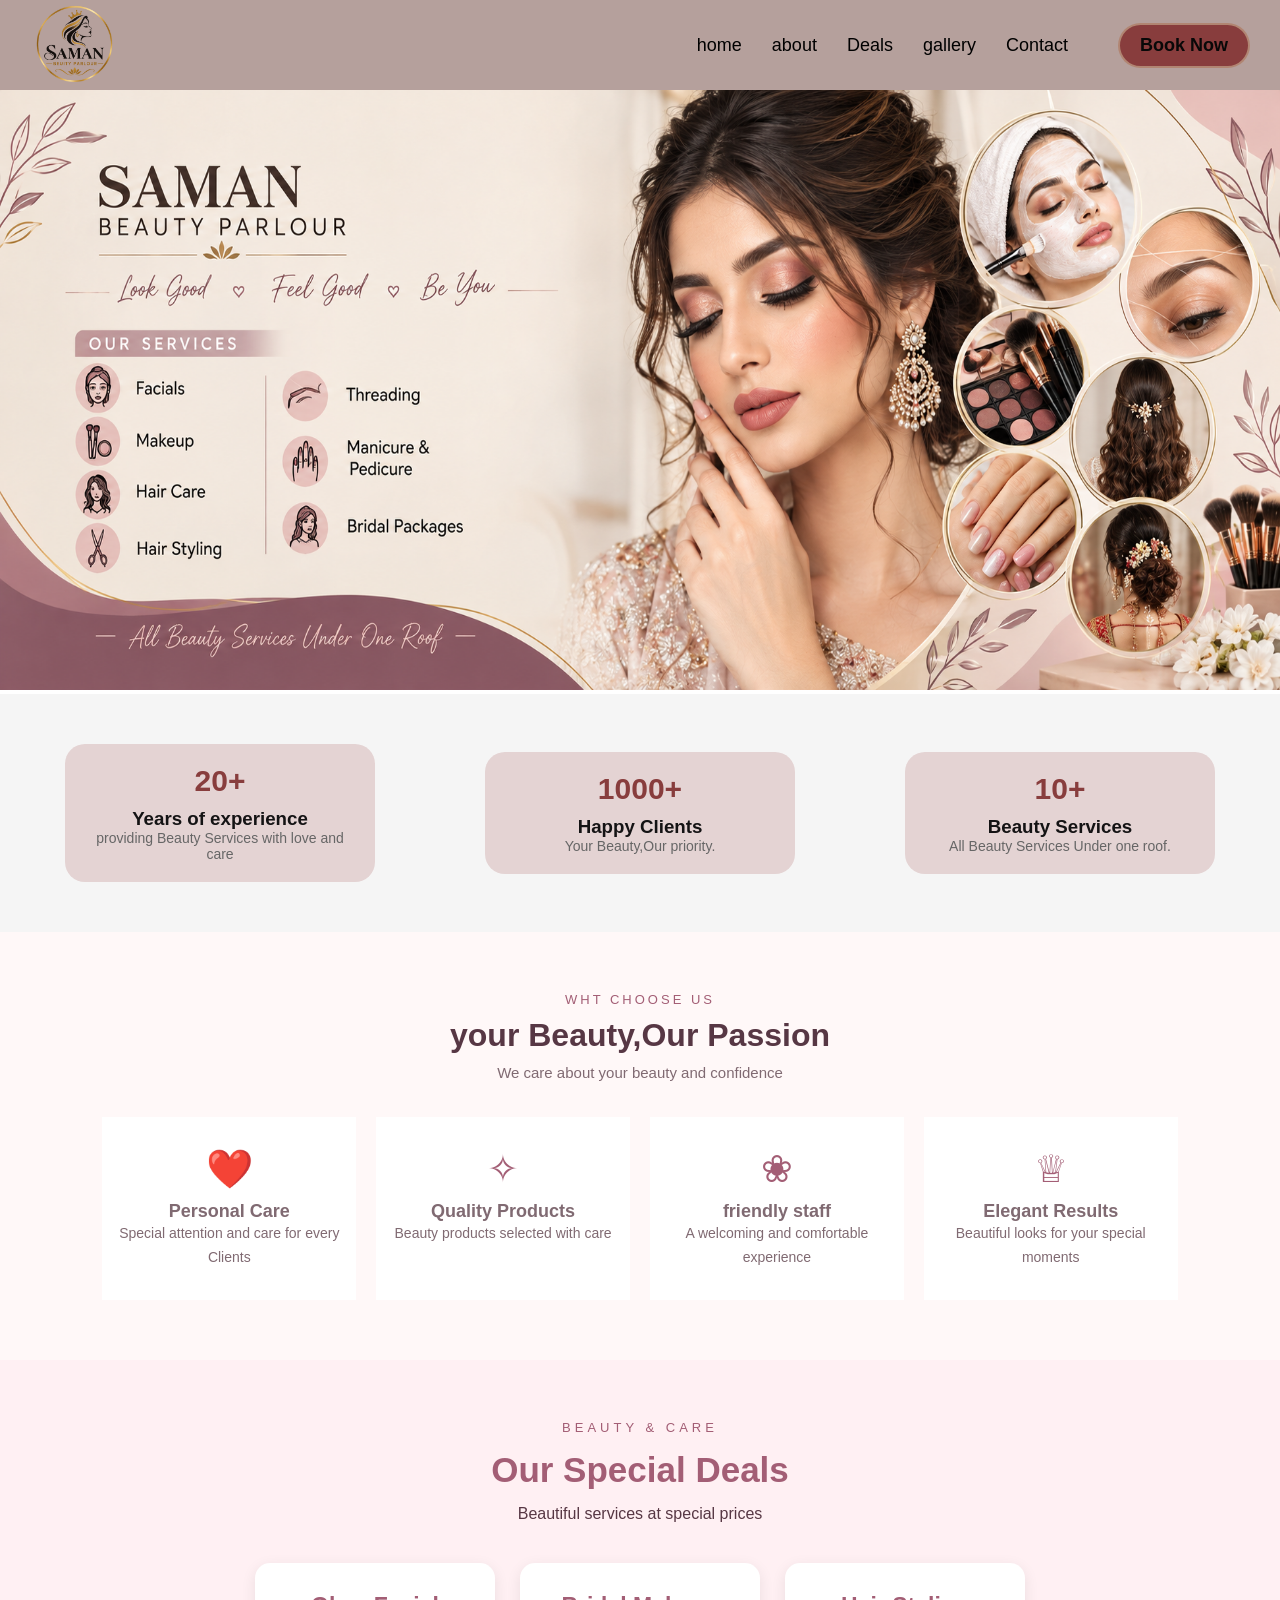
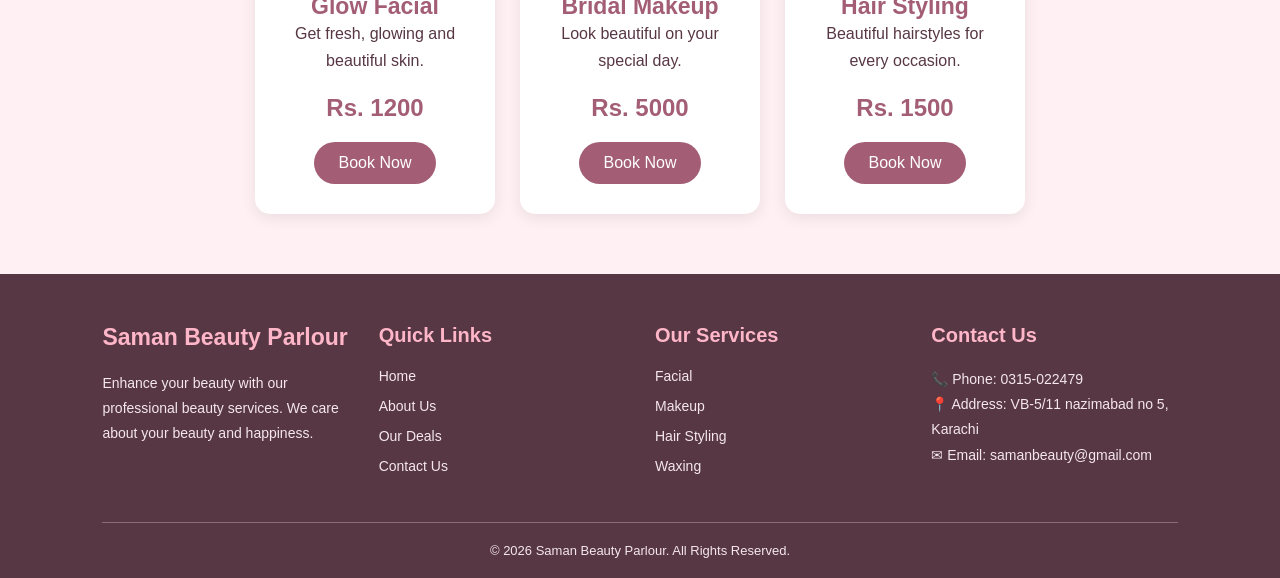
<file: index.html>
<!DOCTYPE html>
<html lang="en">
<head>
    <meta charset="UTF-8">
    <meta http-equiv="X-UA-Compatible" content="IE=edge">
    <meta name="viewport" content="width=device-width, initial-scale=1.0">
    <title>SAMAN BEAUTY PARLOUR </title>
    <link rel="stylesheet" href="style.css">
</head>
<body>
    <!-- navabar-->

     <nav class="navbar">
       
        <img src="images//logo.png" width="90" height="90" class="logo">
  
        
             <div class="nav-links">
                <a href="index.html" class="menu" >home</a>
                <a href="about.html" class="menu" >about</a>
                <a href="deals.html"  class="menu">Deals</a>
                <a href="gallery.html" class="menu" >gallery</a>
                <a href="contact.html"  class="menu">Contact</a>
             </div>
             <button class="booking-btn">Book Now</button>
        
         
     </nav>

      <div class="banner">
         <img src="images//banner.png" width="1095" height="600" class="banner">
      </div>
      <!-- EXPERIENCE SECTION -->

        <section class="experience">

          <div class="experience-box">
             <h2> 20+</h2>
             <h3> Years of experience</h3>
             <p> providing Beauty Services with love and care</p>
          </div>
              
          <div class="experience-box">
            <h2> 1000+</h2>
            <h3>Happy Clients </h3>
            <p>  Your Beauty,Our priority.</p>
              </div>

              <div class="experience-box">
               <h2> 10+</h2>
               <h3>Beauty Services</h3>
               <p>  All Beauty Services Under one roof.</p>
                 </div>
        </section>

         <!-- Why Choose us section-->
         <section class="why-choose">
            <div class="choose-heading">
               <p> WHT CHOOSE US</p>
               <h2>your Beauty,Our Passion</h2>
               <span> We care about your beauty and confidence</span>
            </div>

             <div class="choose-container">
             <div class="choose-card">
               <div class="choose-icon"> ❤️ </div>
               <h3> Personal Care</h3>
               <p> Special attention and care for every Clients</p>
             </div>
               
             <div class="choose-card">
               <div class="choose-icon"> ✧ </div>
               <h3> Quality Products</h3>
               <p> Beauty products selected with care</p>
             </div>
             <div class="choose-card">
               <div class="choose-icon"> ❀</div>
               <h3> friendly staff</h3>
               <p> A welcoming and comfortable experience</p>
             </div>
             <div class="choose-card">
               <div class="choose-icon"> ♕ </div>
               <h3> Elegant Results</h3>
               <p> Beautiful looks for your special moments</p>
             </div>

             </div>
         </section>
          
         
<!-- Special Deals Section -->
<section class="special-deals">

  <div class="deals-heading">
      <p>BEAUTY & CARE</p>
      <h2>Our Special Deals</h2>
      <span>Beautiful services at special prices</span>
  </div>

  <div class="deals-container">

      <div class="deal-card">
          <h3>Glow Facial</h3>
          <p>Get fresh, glowing and beautiful skin.</p>
          <h2>Rs. 1200</h2>
          <a href="contact.html">Book Now</a>
      </div>

      <div class="deal-card">
          <h3>Bridal Makeup</h3>
          <p>Look beautiful on your special day.</p>
          <h2>Rs. 5000</h2>
          <a href="contact.html">Book Now</a>
      </div>

      <div class="deal-card">
          <h3>Hair Styling</h3>
          <p>Beautiful hairstyles for every occasion.</p>
          <h2>Rs. 1500</h2>
          <a href="contact.html">Book Now</a>
      </div>

  </div>

</section>

<!-- Footer Section -->
<footer class="footer">

  <div class="footer-container">

      <!-- About -->
      <div class="footer-box">
          <h2>Saman Beauty Parlour</h2>
          <p>
              Enhance your beauty with our professional
              beauty services. We care about your beauty
              and happiness.
          </p>
      </div>

      <!-- Quick Links -->
      <div class="footer-box">
          <h3>Quick Links</h3>
          <ul>
              <li><a href="index.html">Home</a></li>
              <li><a href="about.html">About Us</a></li>
              <li><a href="deals.html">Our Deals</a></li>
              <li><a href="contact.html">Contact Us</a></li>
          </ul>
      </div>

      <!-- Services -->
      <div class="footer-box">
          <h3>Our Services</h3>
          <ul>
              <li><a href="#">Facial</a></li>
              <li><a href="#">Makeup</a></li>
              <li><a href="#">Hair Styling</a></li>
              <li><a href="#">Waxing</a></li>
          </ul>
      </div>

      <!-- Contact -->
      <div class="footer-box">
          <h3>Contact Us</h3>
          <p>📞 Phone: 0315-022479</p>
          <p>📍 Address: VB-5/11 nazimabad no 5, Karachi</p>
          <p>✉ Email: samanbeauty@gmail.com</p>
      </div>

  </div>

  <div class="footer-bottom">
      <p>
          © 2026 Saman Beauty Parlour.
          All Rights Reserved.
      </p>
  </div>

</footer>

</body>
</html>
</file>
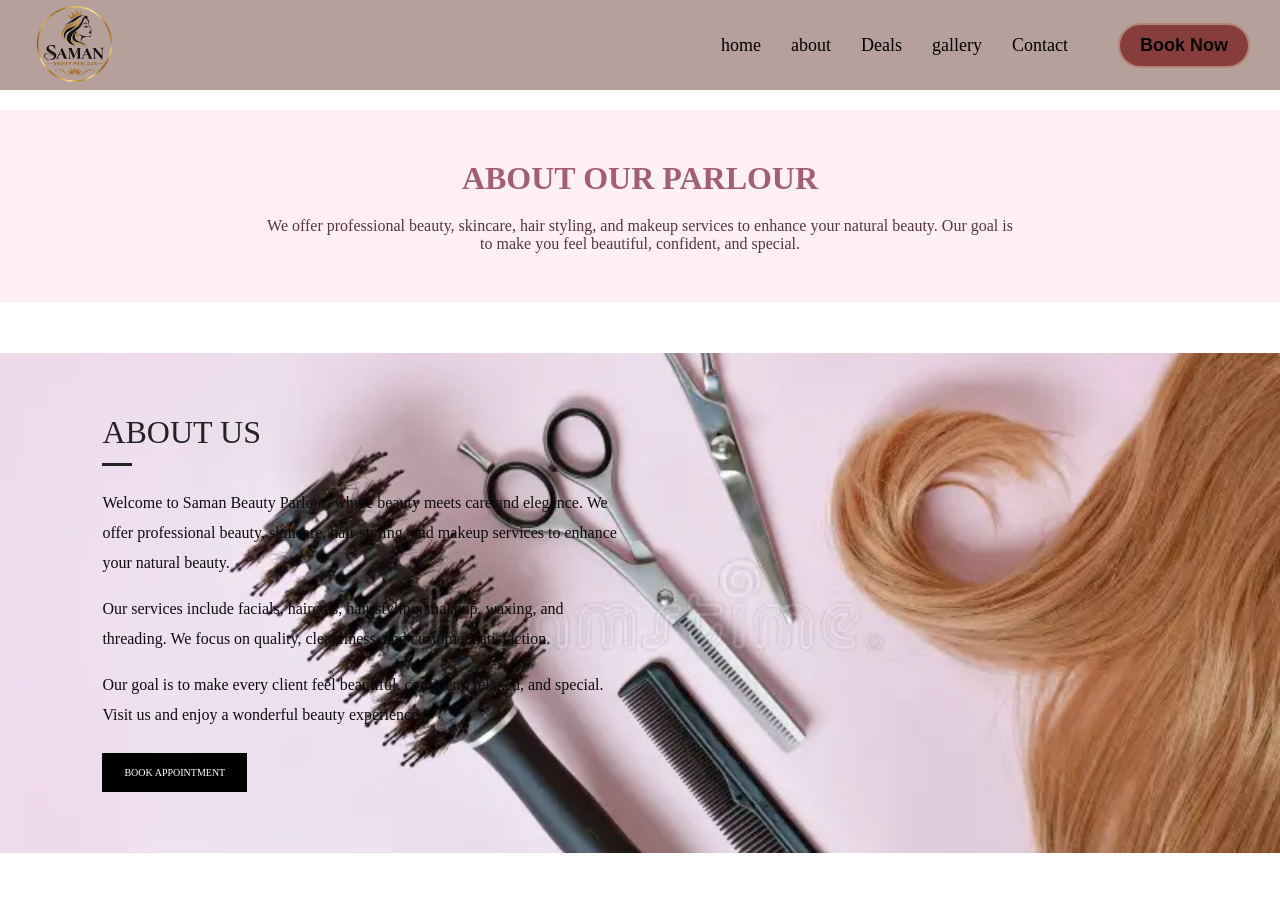
<file: about (1).html>
<!DOCTYPE html>
<html lang="en">
<head>
    <meta charset="UTF-8">
    <meta name="viewport" content="width=device-width, initial-scale=1.0">
    <title>About Us</title>
    <link rel="stylesheet" href="about.css">
</head>
<body>


     <!-- navabar-->

     <nav class="navbar">
       
        <img src="images//logo.png" width="90" height="90" class="logo">
  
        
             <div class="nav-links">
                <a href="index.html" class="menu" >home</a>
                <a href="about.html" class="menu" >about</a>
                <a href="deals.html"  class="menu">Deals</a>
                <a href="gallery.html" class="menu" >gallery</a>
                <a href="contact.html"  class="menu">Contact</a>
             </div>
             <button class="booking-btn">Book Now</button>
        
         
     </nav>
  <div class=" about-heading">
  <div class="heading">
      <h2> ABOUT OUR PARLOUR  </h2>
      
      <p> We offer professional beauty, skincare, hair styling, and makeup services to enhance your natural beauty. Our goal is to make you feel beautiful, confident, and special.</p>
  </div>

</div>
    <!-- About Us Section -->
    <section class="aboutus">

        <div class="about-content">

            <h2>ABOUT US</h2>

            <div class="line"></div>

            <p>
                Welcome to Saman Beauty Parlour, where beauty meets
                care and elegance. We offer professional beauty,
                skincare, hair styling, and makeup services to enhance
                your natural beauty.
            </p>

            <p>
                Our services include facials, haircuts, hair styling,
                makeup, waxing, and threading. We focus on quality,
                cleanliness, and customer satisfaction.
            </p>

            <p>
                Our goal is to make every client feel beautiful,
                confident, relaxed, and special. Visit us and enjoy
                a wonderful beauty experience.
            </p>

            <a href="contact.html" class="about-btn">
                BOOK APPOINTMENT
            </a>
 
        </div>
 
    </section>

</body>
</html>
</file>
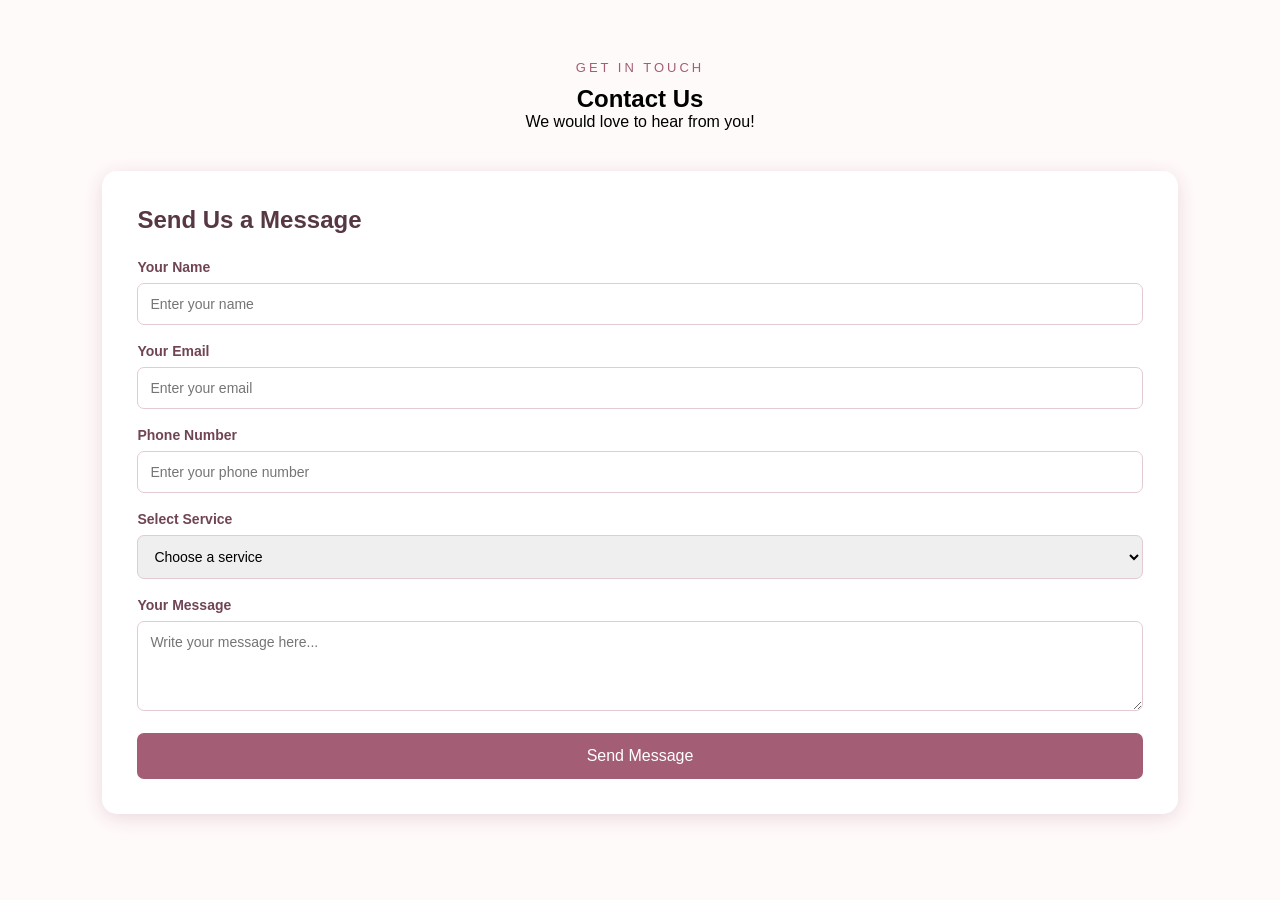
<file: contact.html>
<!DOCTYPE html>
<html lang="en">
<head>
    <meta charset="UTF-8">
    <meta name="viewport" content="width=device-width, initial-scale=1.0">
    <title>Contact Us - Beauty Parlour</title>
    <link rel="stylesheet" href="contact.css">
</head>
<body>

<section class="contact-section">

    <div class="contact-heading">
        <p>GET IN TOUCH</p>
        <h2>Contact Us</h2>
        <span>We would love to hear from you!</span>
    </div>

    <div class="contact-container">

        

        <!-- Contact Form -->
        <div class="contact-form">
            <h3>Send Us a Message</h3>

            <form>
                <label for="name">Your Name</label>
                <input type="text" id="name"
                       placeholder="Enter your name" required>

                <label for="email">Your Email</label>
                <input type="email" id="email"
                       placeholder="Enter your email" required>

                <label for="phone">Phone Number</label>
                <input type="tel" id="phone"
                       placeholder="Enter your phone number">

                <label for="service">Select Service</label>
                <select id="service" required>
                    <option value="">Choose a service</option>
                    <option>Bridal Makeup</option>
                    <option>Party Makeup</option>
                    <option>Facial</option>
                    <option>Hair Styling</option>
                    <option>Mehendi</option>
                    <option>Manicure & Pedicure</option>
                    <option>Other</option>
                </select>

                <label for="message">Your Message</label>
                <textarea id="message" rows="4"
                    placeholder="Write your message here..."
                    required></textarea>

                <button type="submit">Send Message</button>
            </form>
        </div>

    </div>

</section>

</body>
</html>
</file>
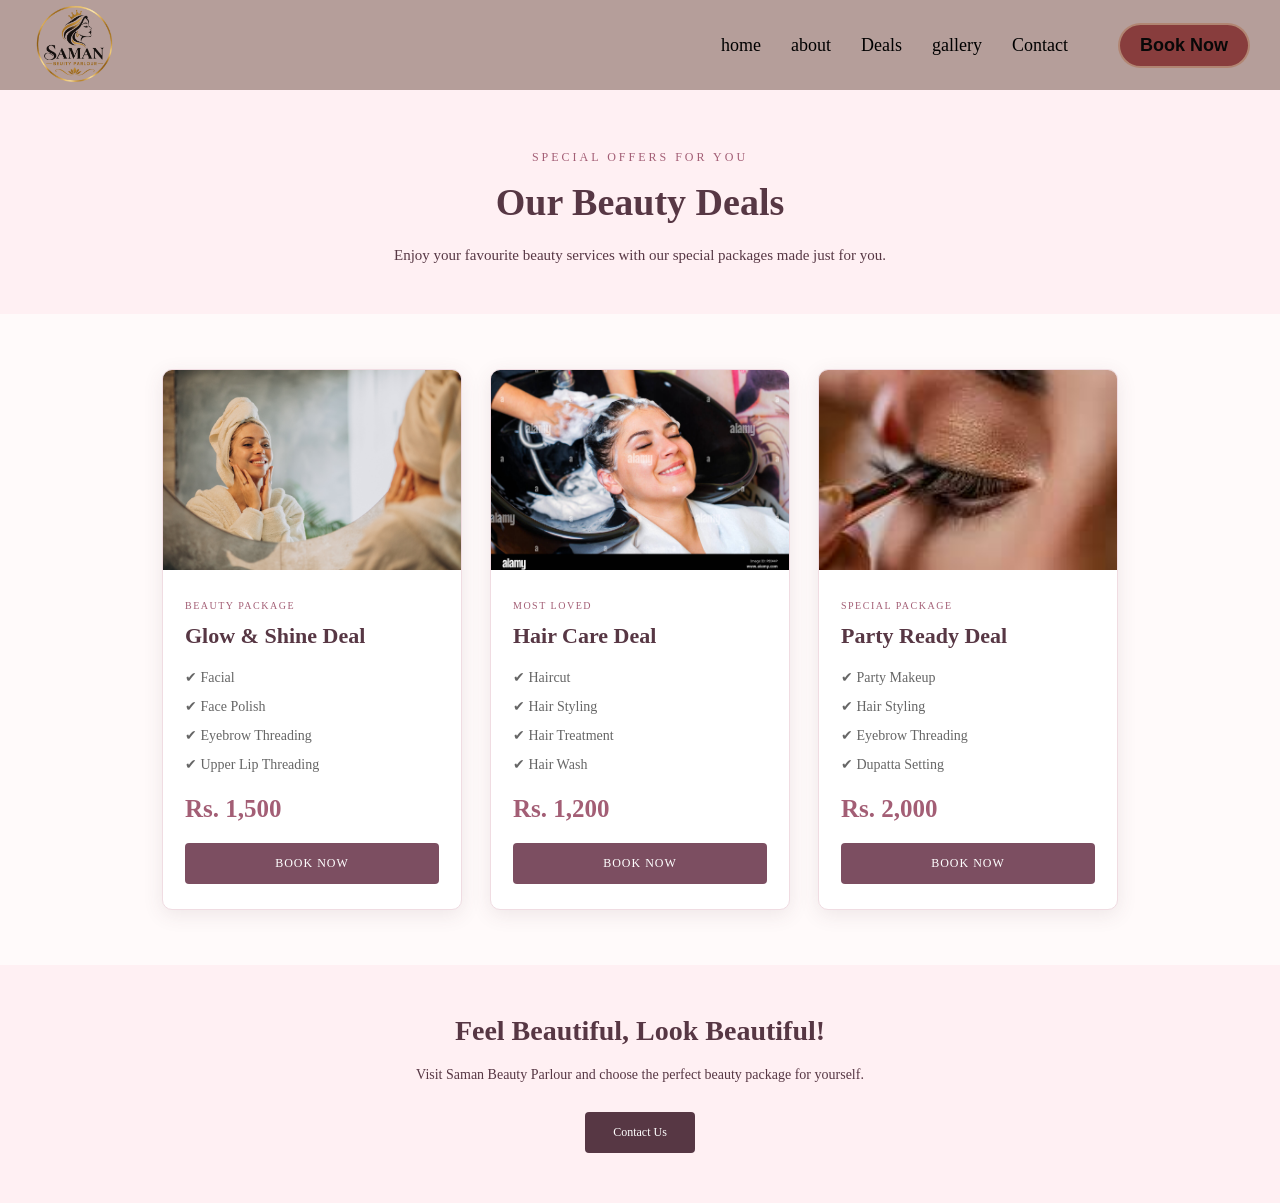
<file: deals.html>
<!DOCTYPE html>
<html lang="en">
<head>
    <meta charset="UTF-8">
    <meta name="viewport" content="width=device-width, initial-scale=1.0">
    <title>Beauty Deals | Saman Beauty Parlour</title>
    <link rel="stylesheet" href="deals.css">
</head>
<body>
      <!-- navabar-->

      <nav class="navbar">
       
        <img src="images//logo.png" width="90" height="90" class="logo">
  
        
             <div class="nav-links">
                <a href="index.html" class="menu" >home</a>
                <a href="about.html" class="menu" >about</a>
                <a href="deals.html"  class="menu">Deals</a>
                <a href="gallery.html" class="menu" >gallery</a>
                <a href="contact.html"  class="menu">Contact</a>
             </div>
             <button class="booking-btn">Book Now</button>
        
         
     </nav>
    <!-- Page Heading -->
    <section class="deals-heading">
        <p class="subtitle">SPECIAL OFFERS FOR YOU</p>
        <h1>Our Beauty Deals</h1>
        <p>
            Enjoy your favourite beauty services with our
            special packages made just for you.
        </p>
    </section>

    <!-- Deals Section -->
    <section class="deals-container">

        <!-- Deal 1 -->
        <div class="deal-card">
            <div class="deal-image image-one"></div>

            <div class="deal-content">
                <span class="deal-label">BEAUTY PACKAGE</span>
                <h2>Glow & Shine Deal</h2>

                <ul>
                    <li>✔ Facial</li>
                    <li>✔ Face Polish</li>
                    <li>✔ Eyebrow Threading</li>
                    <li>✔ Upper Lip Threading</li>
                </ul>

                <p class="price">Rs. 1,500</p>

                <a href="contact.html" class="deal-btn">
                    BOOK NOW
                </a>
            </div>
        </div>

        <!-- Deal 2 -->
        <div class="deal-card popular">

            <div class="deal-image image-two"></div>

            <div class="deal-content">
                <span class="deal-label">MOST LOVED</span>
                <h2>Hair Care Deal</h2>

                <ul>
                    <li>✔ Haircut</li>
                    <li>✔ Hair Styling</li>
                    <li>✔ Hair Treatment</li>
                    <li>✔ Hair Wash</li>
                </ul>

                <p class="price">Rs. 1,200</p>

                <a href="contact.html" class="deal-btn">
                    BOOK NOW
                </a>
            </div>
        </div>

        <!-- Deal 3 -->
        <div class="deal-card">
            <div class="deal-image image-three"></div>

            <div class="deal-content">
                <span class="deal-label">SPECIAL PACKAGE</span>
                <h2>Party Ready Deal</h2>

                <ul>
                    <li>✔ Party Makeup</li>
                    <li>✔ Hair Styling</li>
                    <li>✔ Eyebrow Threading</li>
                    <li>✔ Dupatta Setting</li>
                </ul>

                <p class="price">Rs. 2,000</p>

                <a href="contact.html" class="deal-btn">
                    BOOK NOW
                </a>
            </div>
        </div>

    </section>

    <!-- Bottom Section -->
    <section class="deal-footer">
        <h2>Feel Beautiful, Look Beautiful!</h2>
        <p>
            Visit Saman Beauty Parlour and choose the perfect
            beauty package for yourself.
        </p>

        <a href="contact.html" class="footer-btn">
            Contact Us
        </a>
    </section>

</body>
</html>
</file>
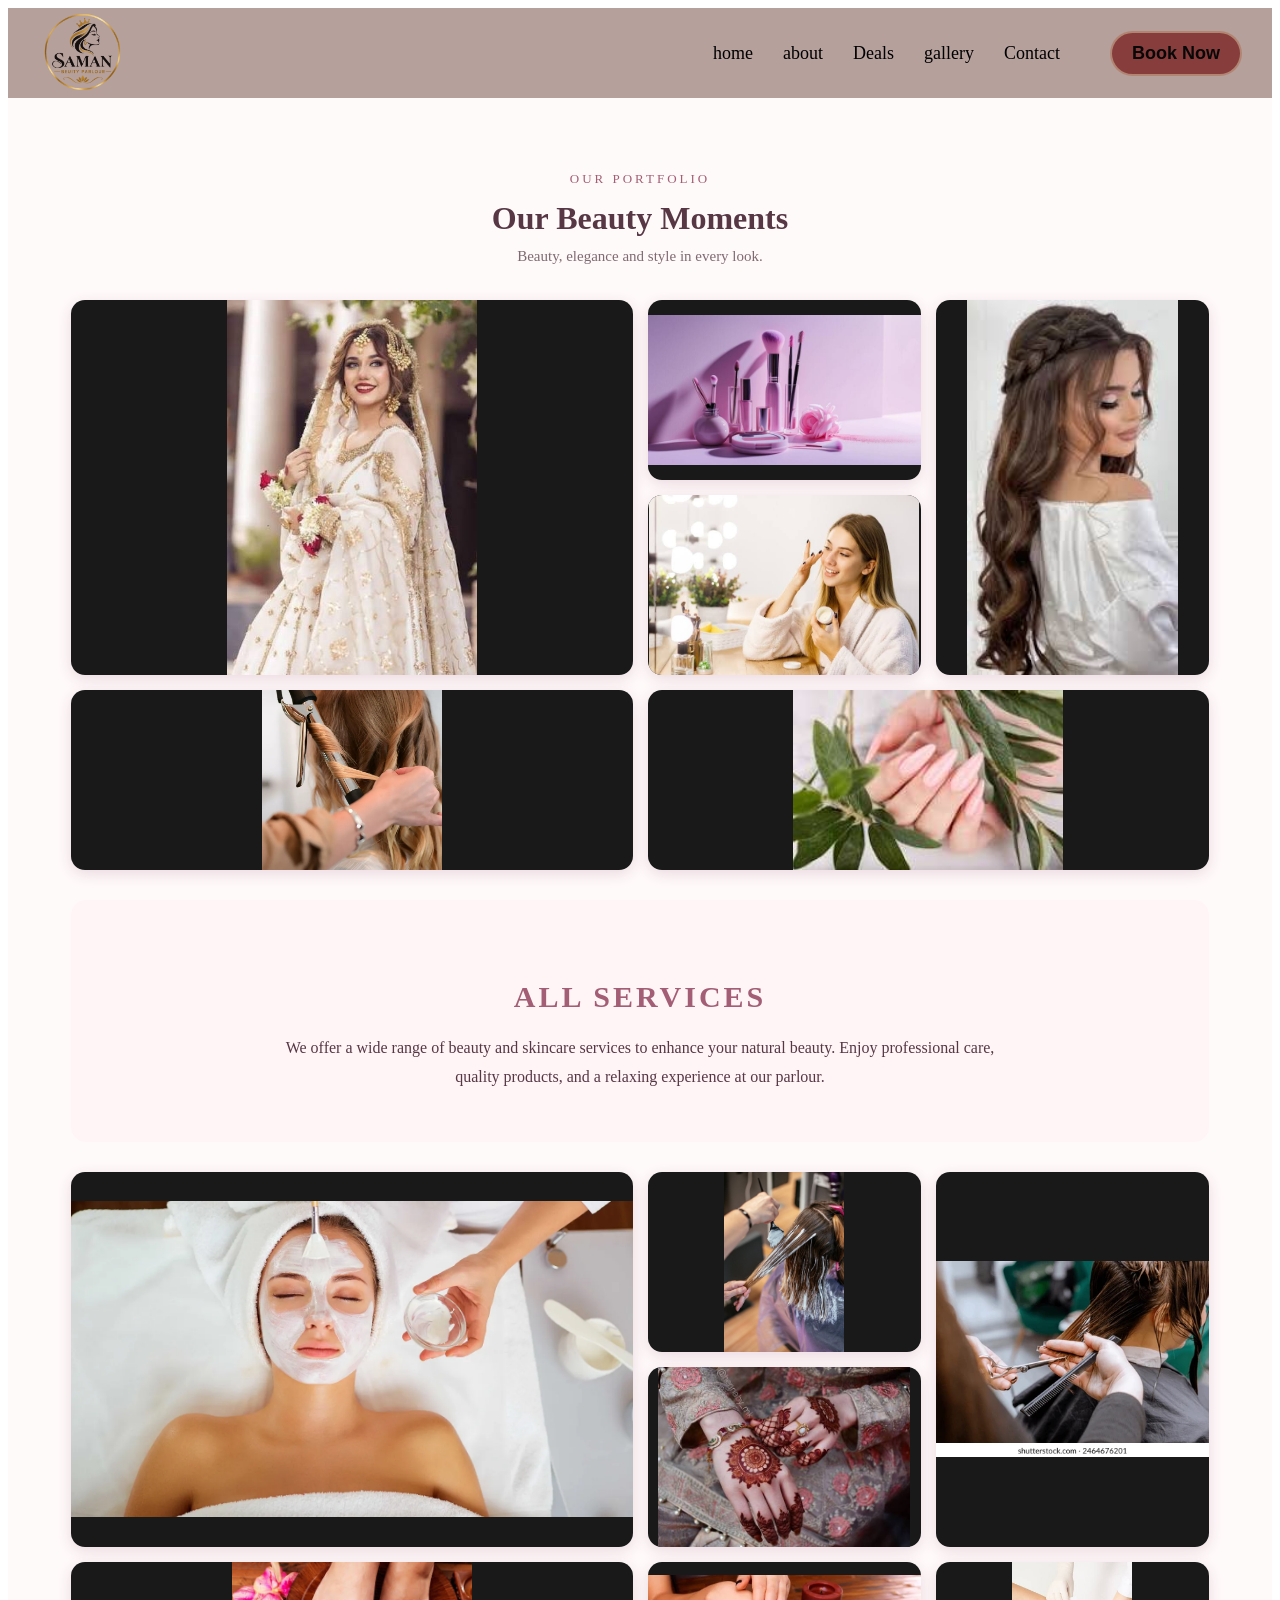
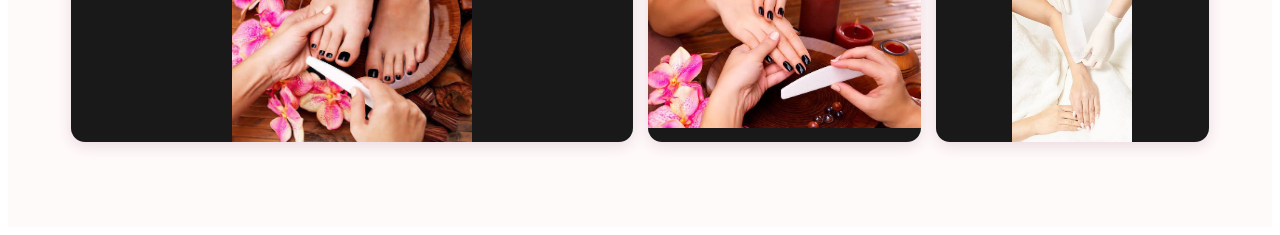
<file: gallery.html>
<!DOCTYPE html>
<html lang="en">
<head>
    <meta charset="UTF-8">
    <meta name="viewport" content="width=device-width, initial-scale=1.0">
    <title>Beauty Gallery</title>
    <link rel="stylesheet" href="gallery.css">
</head>

<body>
  <!-- navabar-->

  <nav class="navbar">
       
    <img src="images//logo.png" width="90" height="90" class="logo">

    
         <div class="nav-links">
            <a href="index.html" class="menu" >home</a>
            <a href="about.html" class="menu" >about</a>
            <a href="deals.html"  class="menu">Deals</a>
            <a href="gallery.html" class="menu" >gallery</a>
            <a href="contact.html"  class="menu">Contact</a>
         </div>
         <button class="booking-btn">Book Now</button>
    
     
 </nav>

<section class="beauty-gallery">

    <div class="gallery-heading">
        <p>OUR PORTFOLIO</p>
        <h2>Our Beauty Moments</h2>
        <span>Beauty, elegance and style in every look.</span>
    </div>

    <!-- First Gallery -->
    <div class="gallery-container">

        <div class="gallery-item">
            <img src="images/bridal.jpg" alt="Bridal Makeup">
            <h3>Bridal Makeup</h3>
        </div>

        <div class="gallery-item">
            <img src="images/makeup.jpg" alt="Party Makeup">
            <h3>Party Makeup</h3>
        </div>

        <div class="gallery-item">
            <img src="images/hairstyle.jpg" alt="Hair Styling">
            <h3>Hair Styling</h3>
        </div>

        <div class="gallery-item">
            <img src="images/skincare.jpg" alt="Skincare">
            <h3>Skincare</h3>
        </div>

        <div class="gallery-item">
            <img src="images/hairstyle3.jpg" alt="Mehendi Design">
            <h3>Mehendi</h3>
        </div>

        <div class="gallery-item">
            <img src="images/nails.jpg" alt="Nail Art">
            <h3>Nail Art</h3>
        </div>

    </div>
      
     <div class="gallery-services">
         <h3>  ALL SERVICES</h3>
         <p> We offer a wide range of beauty and skincare services to enhance your natural beauty.
            Enjoy professional care, quality products, and a relaxing experience at our parlour.</p>
     </div>

    <!-- Second Gallery -->
    <div class="gallery-container2">

        <div class="gallery-item">
            <img src="images/faical.jpg" alt="Facial">
            <h3>Facial</h3>
        </div>

        <div class="gallery-item">
            <img src="images/dye.jpg" alt="Hair Dye">
            <h3>Hair Dye</h3>
        </div>

        <div class="gallery-item">
            <img src="images/haircutting.jpg" alt="Hair Cutting">
            <h3>Hair Cutting</h3>
        </div>

        <div class="gallery-item">
            <img src="images/mehendi2.jpg" alt="Mehendi">
            <h3>Mehendi</h3>
        </div>

        <div class="gallery-item">
            <img src="images/pedicure.jpg" alt="Pedicure">
            <h3>Pedicure</h3>
        </div>

        <div class="gallery-item">
            <img src="images/manicure.jpg" alt="Manicure">
            <h3>Manicure</h3>
        </div>

        <div class="gallery-item">
            <img src="images/waxing.jpg" alt="Waxing">
            <h3>Waxing</h3>
        </div>

    </div>

</section>

</body>
</html>
</file>
<file: style.css>
*{
    margin: 0;
    padding: 0;
   box-sizing: border-box;
    
    
    
}
body{
    font-family: 'Gill Sans', 'Gill Sans MT', Calibri, 'Trebuchet MS', sans-serif;

}
 
html{
    scroll-behavior: smooth;
}
 /*navbar*/
 .navbar{
    background-color: rgba(100, 58, 48, 0.479);
    height: 90px;
    display: flex;
    text-decoration: none;
    padding: 0 30px;
    align-items: center;
    position: relative;
 }
 
/*logo*/
  .logo{
    width: 90px;
    height: 90px;
    object-fit: contain;
   
  }
    
  /*nav-links*/
 .nav-links{
    display: flex;
    align-items: center;
   text-decoration: none;
   justify-content: center;
   gap: 30px;
   margin-left: auto;
   
 }

 /*menu*/
   
.menu{
    color: black;
    font-size: 18px;
    text-decoration: none;
   
}
 
/*booking-btn*/
.booking-btn{
    background-color:rgb(136, 61, 61) ;
    margin-left: 50px;
    border: 2px solid rgba(238, 241, 194, 0.404);
    border-radius: 25px;
    padding: 10px 20px ;
    font-size: 18px;
    color: rgb(8, 8, 8);
    text-decoration: none;
   cursor: pointer;
 display: inline-block;
 transition: 0.5;
 transition-delay: 0.2s;
 font-weight: bold;
 
}
 /*btn hover*/
 .booking-btn:hover{
    background-color:rgb(136, 61, 61);
    color: rgb(20, 20, 20);
    border-color: rgba(238, 241, 194, 0.404);
    transform: scale(1.05);

 }

  /* hero secction*/
  /* banner*/
  .banner{

    height: 700;
    width: 100%;
  }
   
  /*experience*/
  .experience{
    display: flex;
    justify-content: space-around;
    align-items: center;
    flex-wrap: wrap;
    gap: 20px;
    padding: 50px 20px ;
    background-color:whitesmoke ;
    color: black;
    text-align: center;
  }
  .experience-box{
     padding: 20px;
     width: 25%;;
     background-color: rgb(228, 211, 211);
     color: blue;
     border-radius: 20px;
    box-shadow:8px solid rgb(177, 114, 177);
  }
  .experience-box h2{
    font-size: 30px;
    color: rgb(136, 61, 61);
    margin-bottom: 10px;
  }
  .experience-box h3{
    color: rgb(20, 19, 20);
  }
  .experience-box p{
    color: #666;
    font-size: 14px;

  }
  .experience-box:hover{
    background-color:rgb(122, 52, 52);;
    color: rgb(20, 20, 20);
    border-color: rgba(246, 253, 152, 0.404);
    transform: scale(1.05);

  }
  /*why choose us section*/
  .why-choose{
    padding: 60px 8%;
    background-color: #fff8f8;
  }
  .choose-heading{
    text-align: center;
    margin-bottom: 35px;

  }
  .choose-heading p{
    color: #a35e75;
     letter-spacing: 3px;
     font-size: 13px;
  }
  .choose-heading h2{
    font-size: 32px;
    color: #573744;
    margin: 10px 0;
  }


     .choose-heading span{
      color: #806a72;
      font-size: 15px;
     }
      
      .choose-container{
        display: grid;
        grid-template-columns: repeat(4,1fr);
        gap: 20px;
      }

     .choose-card{
      background-color: white;
      padding: 30px 15px;
      text-align: center;
      box-shadow: 09 4px 15px solid #ead8de;
      transition: 0.3s;
     }

      .choose-card :hover{
        transform: translateY( -8px);
        box-shadow: o 8px 20px #d8b6c2;
      }

        .choose-icon{
          font-size: 38px;
          color: #a35e75;
          margin-bottom: 10px;
        }
       .choose-card h3{
        color: #806a72;
        font-size: 18px;
       }
       .choose-card p{
        color: #806a72;
        font-size: 14px;
        line-height: 1.7;
       }
  

/* Special Deals Section */
.special-deals {
  background-color: #fff0f3;
  padding: 60px 8%;
  text-align: center;
}

/* Deals Heading */
.deals-heading p {
  color: #a35e75;
  letter-spacing: 4px;
  font-size: 13px;
}

.deals-heading h2 {
  color: #a35e75;
  font-size: 35px;
  margin: 15px 0;
}

.deals-heading span {
  color: #573744;
  font-size: 16px;
}

/* Deals Container */
.deals-container {
  display: flex;

  justify-content: center;
  align-items: stretch;
  gap: 25px;
  flex-wrap: wrap;
  margin-top: 40px;
}

/* Deal Cards */
.deal-card {
  background-color: white;
  padding: 30px 20px;
  width: 240px;
  border-radius: 15px;
  box-shadow: 0 4px 15px #00000015;
  transition: 0.3s;
}

.deal-card:hover {
  transform: translateY(-8px);
}

.deal-card h3 {
  color: #a35e75;
  font-size: 23px;
}

.deal-card p {
  color: #573744;
  line-height: 1.7;
}

.deal-card h2 {
  color: #a35e75;
  margin: 20px 0;
}

.deal-card a {
  display: inline-block;
  background-color: #a35e75;
  color: white;
  padding: 12px 25px;
  text-decoration: none;
  border-radius: 35px;
}

.deal-card a:hover {
  background-color: #573744;
}




/* Footer Section */
.footer {
  background-color: #573744;
  color: white;
  padding: 50px 8% 0;
}

/* Footer Container */
.footer-container {
  display: grid;
  grid-template-columns: repeat(4, 1fr);
  gap: 30px;
  padding-bottom: 35px;
}

/* Footer Headings */
.footer-box h2 {
  color: #ffb6c8;
  font-size: 23px;
  margin-bottom: 20px;
}

.footer-box h3 {
  color: #ffb6c8;
  font-size: 20px;
  margin-bottom: 20px;
}

/* Footer Text */
.footer-box p {
  color: #f5e7ec;
  font-size: 14px;
  line-height: 1.8;
}

/* Footer Links */
.footer-box ul {
  list-style: none;
  padding: 0;
  margin: 0;
}

.footer-box ul li {
  margin-bottom: 12px;
}

.footer-box ul li a {
  color: #f5e7ec;
  text-decoration: none;
  font-size: 14px;
  transition: 0.3s;
}

.footer-box ul li a:hover {
  color: #ffb6c8;
  padding-left: 5px;
}

/* Copyright */
.footer-bottom {
  border-top: 1px solid #896b79;
  text-align: center;
  padding: 20px 0;
}

.footer-bottom p {
  color: #f5e7ec;
  font-size: 13px;
  margin: 0;
}


/* Mobile Responsive */
@media (max-width: 767px) {

  .footer-container {
      grid-template-columns: 1fr;
      text-align: center;
  }

  .deals-container,
  .reviews-container {
      flex-direction: column;
      align-items: center;
  }

  .deal-card,
  .review-card {
      width: 100%;
      max-width: 320px;
      box-sizing: border-box;
  }

  .gallery-container {
      grid-template-columns: 1fr;
  }

  .heading h2,
  .deals-heading h2,
  .reviews-heading h2 {
      font-size: 26px;
  }

  .special-deals,
  .beauty-gallery {
      padding: 40px 5%;
  }

}
</file>
<file: about.css>
* {
    margin: 0;
    padding: 0;
    box-sizing: border-box;
}

 /*navbar*/
 .navbar{
    background-color: rgba(100, 58, 48, 0.479);
    height: 90px;
    display: flex;
    text-decoration: none;
    padding: 0 30px;
    align-items: center;
    position: relative;
 }
 
/*logo*/
  .logo{
    width: 90px;
    height: 90px;
    object-fit: contain;
   
  }
    
  /*nav-links*/
 .nav-links{
    display: flex;
    align-items: center;
   text-decoration: none;
   justify-content: center;
   gap: 30px;
   margin-left: auto;
   
 }

 /*menu*/
   
.menu{
    color: black;
    font-size: 18px;
    text-decoration: none;
   
}
 
/*booking-btn*/
.booking-btn{
    background-color:rgb(136, 61, 61) ;
    margin-left: 50px;
    border: 2px solid rgba(238, 241, 194, 0.404);
    border-radius: 25px;
    padding: 10px 20px ;
    font-size: 18px;
    color: rgb(8, 8, 8);
    text-decoration: none;
   cursor: pointer;
 display: inline-block;
 transition: 0.5;
 transition-delay: 0.2s;
 font-weight: bold;
 
}
 /*btn hover*/
 .booking-btn:hover{
    background-color:rgb(136, 61, 61);
    color: rgb(20, 20, 20);
    border-color: rgba(238, 241, 194, 0.404);
    transform: scale(1.05);

 }


/* About Heading */
.about-heading {
    background-color: #fff0f3;
    padding: 50px 2%;
    text-align: center;
    margin-top: 20px;
}

/* Heading */
.heading h2 {
    color: #a35e75;
    font-size: 32px;
    margin-bottom: 20px;
}

/* Paragraph */
.heading p {
    color: #573744;
    font-size: 16px;
    max-width: 750px;
    margin: 0 auto;
}

/* About Us Section */
.aboutus {
    width: 100%;
    min-height: 500px;

    background-image: url("images/background about section.jpg");
    background-size: cover;
    background-position: center;
    background-repeat: no-repeat;
   margin-top: 50px;
    display: flex;
    align-items: center;

    padding: 60px 8%;
}

/* Left Side Content */
.about-content {
    width: 48%;
    text-align: left;
}

/* Heading */
.about-content h2 {
    color: #222;
    font-size: 32px;
    font-weight: normal;
    margin-bottom: 12px;
}

/* Small Line */
.line {
    width: 30px;
    height: 3px;
    background-color: #222;
    margin-bottom: 22px;
}

/* Paragraph */
.about-content p {
    color: rgb(14, 13, 13);
    font-size: 16px;
    line-height: 1.9;
    margin-bottom: 15px;
}

/* Appointment Button */
.about-btn {
    display: inline-block;
    background-color: #000;
    color: #fff;
    text-decoration: none;
    font-size: 10px;
    padding: 14px 22px;
    margin-top: 8px;
    transition: 0.3s;
}

.about-btn:hover {
    background-color: #a35e75;
}
</file>
<file: contact.css>
* {
    margin: 0;
    padding: 0;
    box-sizing: border-box;
}

body {
    font-family: Arial, sans-serif;
    background: #fffafa;
}

.contact-section {
    padding: 60px 8%;
    background: #fffafa;
}

.contact-heading {
    text-align: center;
    margin-bottom: 40px;
}

.contact-heading p {
    color: #a35e75;
    font-size: 13px;
    letter-spacing: 3px;
    margin-bottom: 10px;
}



.contact-form {
    background: white;
    padding: 35px;
    border-radius: 15px;
    box-shadow: 0 4px 20px #ead8de;
}

.contact-form h3 {
    color: #573744;
    font-size: 24px;
    margin-bottom: 25px;
}

.contact-form label {
    display: block;
    color: #704455;
    margin-bottom: 8px;
    font-size: 14px;
    font-weight: bold;
}

.contact-form input,
.contact-form select,
.contact-form textarea {
    width: 100%;
    padding: 12px;
    margin-bottom: 18px;
    border: 1px solid #e3cbd4;
    border-radius: 7px;
    font-size: 14px;
    font-family: Arial, sans-serif;
    outline: none;
}



.contact-form button {
    width: 100%;
    padding: 14px;
    background: #a35e75;
    color: white;
    border: none;
    border-radius: 7px;
    font-size: 16px;
    cursor: pointer;
    transition: 0.3s;
}

.contact-form button:hover {
    background: #704455;
}
</file>
<file: deals.css>
* {
    margin: 0;
    padding: 0;
    box-sizing: border-box;
}

body {
    font-family: Georgia, serif;
    background-color: #fffafa;
    color: #573744;
}
 /*navbar*/
 .navbar{
    background-color: rgba(100, 58, 48, 0.479);
    height: 90px;
    display: flex;
    text-decoration: none;
    padding: 0 30px;
    align-items: center;
    position: relative;
 }
 
/*logo*/
  .logo{
    width: 90px;
    height: 90px;
    object-fit: contain;
   
  }
    
  /*nav-links*/
 .nav-links{
    display: flex;
    align-items: center;
   text-decoration: none;
   justify-content: center;
   gap: 30px;
   margin-left: auto;
   
 }

 /*menu*/
   
.menu{
    color: black;
    font-size: 18px;
    text-decoration: none;
   
}
 
/*booking-btn*/
.booking-btn{
    background-color:rgb(136, 61, 61) ;
    margin-left: 50px;
    border: 2px solid rgba(238, 241, 194, 0.404);
    border-radius: 25px;
    padding: 10px 20px ;
    font-size: 18px;
    color: rgb(8, 8, 8);
    text-decoration: none;
   cursor: pointer;
 display: inline-block;
 transition: 0.5;
 transition-delay: 0.2s;
 font-weight: bold;
 
}
 /*btn hover*/
 .booking-btn:hover{
    background-color:rgb(136, 61, 61);
    color: rgb(20, 20, 20);
    border-color: rgba(238, 241, 194, 0.404);
    transform: scale(1.05);

 }


/* Deals Heading */
.deals-heading {
    text-align: center;
    padding: 60px 20px 45px;
    background-color: #fff0f3;
}

.subtitle {
    color: #a35e75;
    font-size: 12px;
    letter-spacing: 3px;
    margin-bottom: 15px;
}

.deals-heading h1 {
    font-size: 38px;
    color: #573744;
    margin-bottom: 18px;
}

.deals-heading > p:last-child {
    font-size: 15px;
    line-height: 1.8;
}

/* Deals Cards */
.deals-container {
    display: flex;
    justify-content: center;
    align-items: stretch;
    flex-wrap: wrap;
    gap: 28px;
    padding: 55px 6%;
}

/* Single Card */
.deal-card {
    width: 300px;
    background-color: white;
    border: 1px solid #f0dce2;
    border-radius: 10px;
    overflow: hidden;
    box-shadow: 0 5px 20px rgba(87, 55, 68, 0.10);
    transition: 0.3s;
}

.deal-card:hover {
    transform: translateY(-7px);
    box-shadow: 0 10px 25px rgba(87, 55, 68, 0.16);
}

/* Card Images */
.deal-image {
    height: 200px;
    background-size: cover;
    background-position: center;
    background-repeat: no-repeat;
}

.image-one {
    background-image: url("images/imag1.jpg");
}

.image-two {
    background-image: url("images/hair.jpg");
}

.image-three {
    background-image: url("images/makeup\ deals.jpg");
}

/* Card Content */
.deal-content {
    padding: 25px 22px;
}

.deal-label {
    display: inline-block;
    color: #a35e75;
    font-size: 10px;
    letter-spacing: 1.5px;
    margin-bottom: 12px;
}

.deal-content h2 {
    font-size: 22px;
    margin-bottom: 20px;
    color: #573744;
}

.deal-content ul {
    list-style: none;
    margin-bottom: 22px;
}

.deal-content ul li {
    font-size: 14px;
    margin-bottom: 12px;
    color: #666;
}

/* Price */
.price {
    font-size: 25px;
    font-weight: bold;
    color: #a35e75;
    margin-bottom: 20px;
}

/* Buttons */
.deal-btn {
    display: block;
    text-align: center;
    background-color: #7c4e61;
    color: white;
    text-decoration: none;
    padding: 13px;
    font-size: 12px;
    letter-spacing: 1px;
    border-radius: 4px;
    transition: 0.3s;
}

.deal-btn:hover {
    background-color: #a35e75;
}

/* Bottom Section */
.deal-footer {
    text-align: center;
    background-color: #fff0f3;
    padding: 50px 20px;
}

.deal-footer h2 {
    font-size: 28px;
    margin-bottom: 15px;
}

.deal-footer p {
    font-size: 14px;
    line-height: 1.8;
    margin-bottom: 25px;
}

.footer-btn {
    display: inline-block;
    padding: 13px 28px;
    background-color: #573744;
    color: white;
    text-decoration: none;
    font-size: 12px;
    border-radius: 4px;
}

.footer-btn:hover {
    background-color: #a35e75;
}
</file>
<file: gallery.css>
/*navbar*/
 .navbar{
    background-color: rgba(100, 58, 48, 0.479);
    height: 90px;
    display: flex;
    text-decoration: none;
    padding: 0 30px;
    align-items: center;
    position: relative;
 }
 
/*logo*/
  .logo{
    width: 90px;
    height: 90px;
    object-fit: contain;
   
  }
    
  /*nav-links*/
 .nav-links{
    display: flex;
    align-items: center;
   text-decoration: none;
   justify-content: center;
   gap: 30px;
   margin-left: auto;
   
 }

 /*menu*/
   
.menu{
    color: black;
    font-size: 18px;
    text-decoration: none;
   
}
 
/*booking-btn*/
.booking-btn{
    background-color:rgb(136, 61, 61) ;
    margin-left: 50px;
    border: 2px solid rgba(238, 241, 194, 0.404);
    border-radius: 25px;
    padding: 10px 20px ;
    font-size: 18px;
    color: rgb(8, 8, 8);
    text-decoration: none;
   cursor: pointer;
 display: inline-block;
 transition: 0.5;
 transition-delay: 0.2s;
 font-weight: bold;
 
}
 /*btn hover*/
 .booking-btn:hover{
    background-color:rgb(136, 61, 61);
    color: rgb(20, 20, 20);
    border-color: rgba(238, 241, 194, 0.404);
    transform: scale(1.05);

 }

/* Beauty Gallery */
.beauty-gallery {
    padding: 60px 5%;
    background: #fffafa;
}

.gallery-heading {
    text-align: center;
    margin-bottom: 35px;
}

.gallery-heading p {
    color: #a35e75;
    letter-spacing: 3px;
    font-size: 13px;
}

.gallery-heading h2 {
    color: #573744;
    font-size: 32px;
    margin: 10px 0;
}

.gallery-heading span {
    color: #806a72;
    font-size: 15px;
}

/* First Gallery */
.gallery-container,
.gallery-container2 {
    display: grid;
    grid-template-columns: repeat(4, minmax(0, 1fr));
    grid-auto-rows: 180px;
    gap: 15px;
    margin-bottom: 25px;
}

/* Gallery Items */
.gallery-item {
    background: white;
    border-radius: 14px;
    overflow: hidden;
    box-shadow: 0 4px 15px #ead8de;
    transition: 0.3s;
    min-width: 0;
}

.gallery-item:hover {
    transform: translateY(-5px);
}

/* Images: show the complete picture */
.gallery-item img {
    width: 100%;
    height: 100%;
    object-fit: contain;
    display: block;
    background: rgb(26, 25, 25);
}

/* Image Sizes */
.gallery-container .gallery-item:nth-child(1) {
    grid-column: span 2;
    grid-row: span 2;
}

.gallery-container .gallery-item:nth-child(3) {
    grid-row: span 2;
}

.gallery-container .gallery-item:nth-child(5) {
    grid-column: span 2;
}

.gallery-container .gallery-item:nth-child(6) {
    grid-column: span 2;
}

/* Second Gallery */
.gallery-container2 .gallery-item:nth-child(1) {
    grid-column: span 2;
    grid-row: span 2;
}

.gallery-container2 .gallery-item:nth-child(3) {
    grid-row: span 2;
}

.gallery-container2 .gallery-item:nth-child(5) {
    grid-column: span 2;
}

/* Headings below images */
.gallery-item h3 {
    text-align: center;
    color: #704455;
    padding: 12px;
    margin: 0;
    font-size: 18px;
}


  /*gallery services*/
  .gallery-services h3{
    color: #a35e75;
    text-align: center;
    font-size: 20px;
  }
  

  .gallery-services {
    text-align: center;
    padding: 50px 8%;
    background-color: #fff5f7;
    border-radius: 15px;
    margin: 30px auto;
}

.gallery-services h3 {
    color: #a35e75;
    font-size: 30px;
    letter-spacing: 3px;
    margin-bottom: 20px;
    font-weight: bold;
}

.gallery-services p {
    color: #573744;
    font-size: 16px;
    line-height: 1.8;
    max-width: 750px;
    margin: 0 auto;
}
</file>
